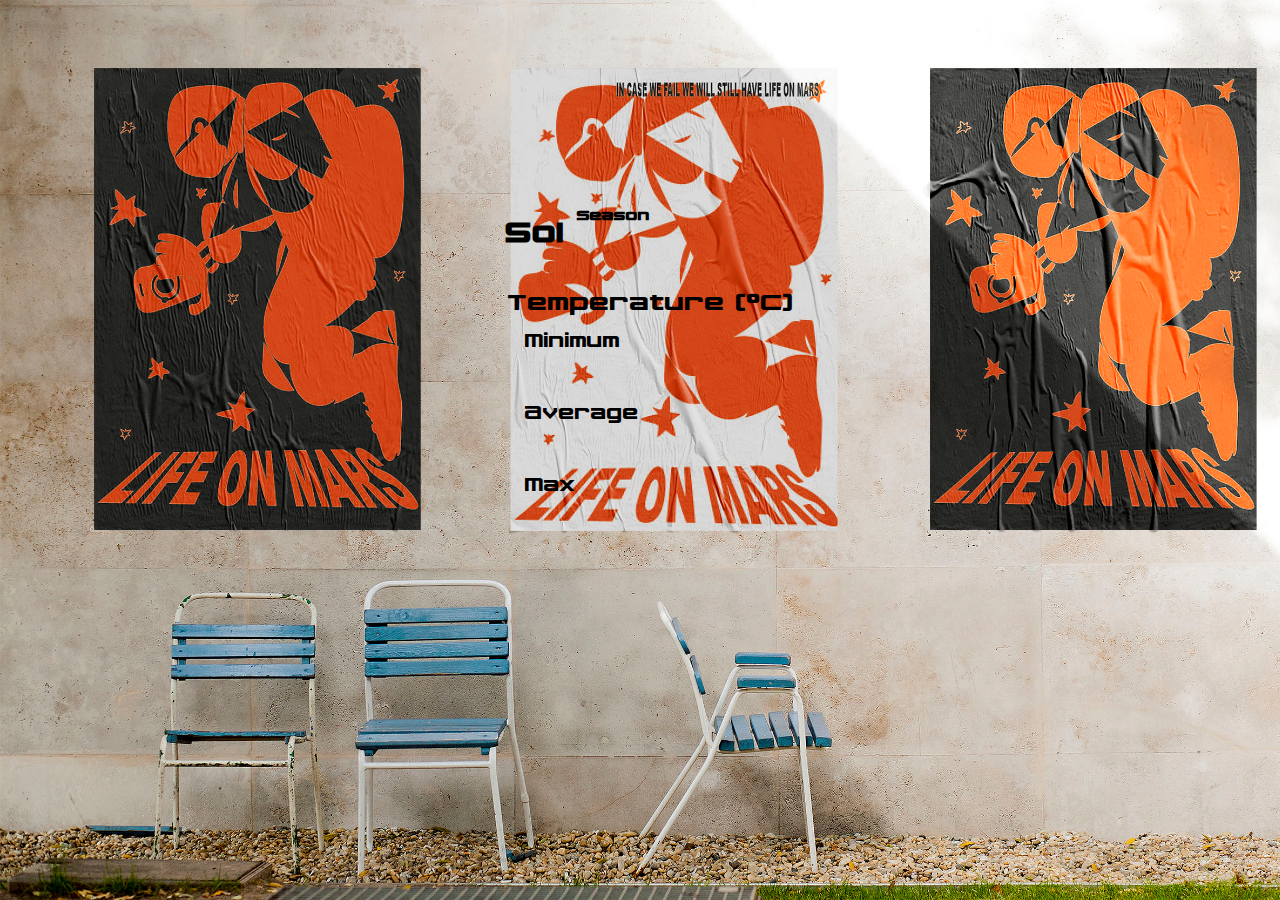
<file: index.html>
<!DOCTYPE html>
<html lang="en">
<head>
  <!-- <script src="https://ajax.googleapis.com/ajax/libs/jquery/3.4.1/jquery.min.js"></script> -->
  <meta charset="UTF-8">
  <meta name="viewport" content="width=device-width, initial-scale=1.0">
  <meta http-equiv="X-UA-Compatible" content="ie=edge">
  <link rel="stylesheet" type="text/css" href="assets/css/style.css">

  <title>Mars Weather Updates</title>
</head>

  <body class="background">

<!-- <body> -->

    <!-- <div class="bgImg"> -->

    <div class="sol">

      <div id="solTitle">

        Sol

        <div id="day">
        </div>

        </div>



        <div class="seeson">

        Season

        <div id="Ceason"></div>

        </div>

      </div>


        <div class="infoGrid">

          <div class="windGrid">
          </div>

            <div class="tempGrid">
              <div class="tempItem"> Temperature (°C) </div>


                <div class="tempItem"> Minimum </div>

                <div class="tempItem" id="minTemp"> </div>

                <div class="tempItem"> Average </div>

                <div class="tempItem" id="avTemp">  </div>

                <div class="tempItem"> Max </div>

                <div class="tempItem" id="maxTemp"> </div>


              </div>



           </div>

      <!-- </div> -->



      <!-- <h2> Wind Speed </h2>

        <h3> Minimum </h3>

        <div id="minWind"></div>
        <div> mph </div>


        <h3> Average </h3>

        <div id="avWind"></div>
        <div> mph </div>

        <h3> Maximum </h3>

        <div id="maxWind"></div>
        <div> mph </div>

      <br>

      <h2> Atmospheric Pressure </h2>

        <h3> Minimum </h3>

        <div id="minPre"></div>
        <div> pa </div>

        <h3> Average </h3>

        <div id="avPre"></div>
        <div> pa </div>

        <h3> Maximum </h3>

        <div id="maxPre"></div>
        <div> pa </div> -->






</body>

<script src="index.js"></script>

<!-- <script src="index.js"></script> -->
</html>
</file>
<file: assets/css/style.css>
.background{
  height: 100vh;
  width: 100vw;
  margin: 0;
  background-image: url("../images/mockups.jpg");
  background-size: cover;
  background-repeat: no-repeat;
}

/* .bgImg { */
  /* background-image: url("../images/mockups.jpg"); */
  /* display: block-inline;
  height: 80vh;
  width: 80vw;
  z-index: 0;

} */

@font-face {
  font-family: nakadai;
  src: url('../fonts/nakadai.otf');


}

/* @font-face {
    font-family: 'nakadaiitalic';
    src: url(assets/fonts/nakadai_italic-webfont.woff2) format('woff2'),
         url(assets/fonts/nakadai_italic-webfont.woff) format('woff'); */
    /* font-weight: normal;
    font-style: normal; */
/* } */

@keyframes glowing {
  0% { text-shadow: 0.5px 0.5px 4px white;
       transform: skewX(0deg) scaleY(1); }



  100% { text-shadow: 0.5px 0.5px 20px white;
        transform: skewX(-1deg) scaleY(0.99); }
}


/* sol info */

.sol{

  /* defines shape of container */
  /* text-align: center; */
  position: relative;
  display: flex;
  flex-direction: row;
  justify-content: left;
  /* grid-template-columns: auto auto auto; */

  padding-top: 22vh;
  padding-left: 39.5vw;


  font-family: nakadai;
  font-weight: bold;

  /* text-shadow: 0.5px 0.5px 4px white; */
  animation: glowing 3s infinite alternate linear;
/*
  border-style: solid; */
  height: 8vh;
  width: 100vw;

}

#solTitle{

  font-size: 3vh;
  padding-left: 0vw;

}

#day {

  font-style: italic;
  display: inline;
  font-size: 5vh;

}

/* season info */

.seeson{
  font-family: nakadai;


  /* src: url(assets/fonts/nakadai.otf) format("opentype"); */
  font-size: 1.5vh;

  position: relative;
  display: inline-block;

  height: 10vh;
  width: 20vw;
  /* border-style: solid; */

  padding-top: 1vh;
  padding-left: 1vw;

}

#Ceason {
  font-style: italic;
  font-size: 3vh;

}


/* BEGIN INFO GRID */
.infoGrid{

  display: flex;
  flex-direction: row;

  padding-left: 5vw;
  padding-top: 1vh;
  padding-bottom: 5vh;

  width: 100vw;
  height: 30vh;

  /* text colour */


  }

  /* NEED TO NEST FLEX BOXES FOR ALL WEATHER ITEMS */

.windGrid{
    font-family: nakadai;
    display: flex;
    flex-direction: column;
    justify-content: flex-start;
    margin: 1vw;

    height: 60vh;
    width: 32vw;
  }


/* temperature grid of values */
.tempGrid{
  font-family: nakadai;
  animation: glowing 4s infinite alternate linear;
  /* text-shadow: 0.5px 0.5px 5px white; */

  display: flex;
  flex-direction: column;
  justify-content: flex-start;


  /* overflow: hidden; */
  /* margin: 0vw; */



  /* padding-top: 5vh;
  padding-left: 5vh; */

  height: 60vh;
  width: 40vw;
}

/* temp */
.tempItem:nth-child(1) {

  margin: 1vh;
  text-align: left;

  width: auto;
  height: 3.5vh;

  font-size: 2.5vh;
}

/* minimum */
.tempItem:nth-child(2) {

  /* padding-top: 2%; */
  padding-left: 5%;
  text-align: left;

  width: auto;
  height: 2vh;

  font-size: 2vh;
}

/* value from API */
.tempItem:nth-child(3) {
  width: auto;
  height: 6vh;

  /* padding-top: 2%; */
  padding-left: 5%;
  text-align: left;

  font-size: 4vh;
}


/* degrees , learn how to add with concat in JS*/

/* average */
.tempItem:nth-child(4) {
  width: auto;
  height: 2vh;

  /* padding-top: 5%; */
  padding-left: 5%;
  text-align: left;

  font-size: 2vh;
}

/* average value */
.tempItem:nth-child(5) {
  width: auto;
  height: 6vh;

  /* padding-top: 2%; */
  padding-left: 5%;
  text-align: left;

  font-size: 4vh;
}

/* max */
.tempItem:nth-child(6) {
  width: auto;
  height: 2vh;

  /* padding-top: 5%; */
  padding-left: 5%;
  text-align: left;

  font-size: 2vh;
}

/* average value */
.tempItem:nth-child(7) {
  width: auto;
  height:4vh;

  /* padding-top: 2%; */
  padding-left: 5%;
  text-align: left;

  font-size: 4vh;
}
</file>
